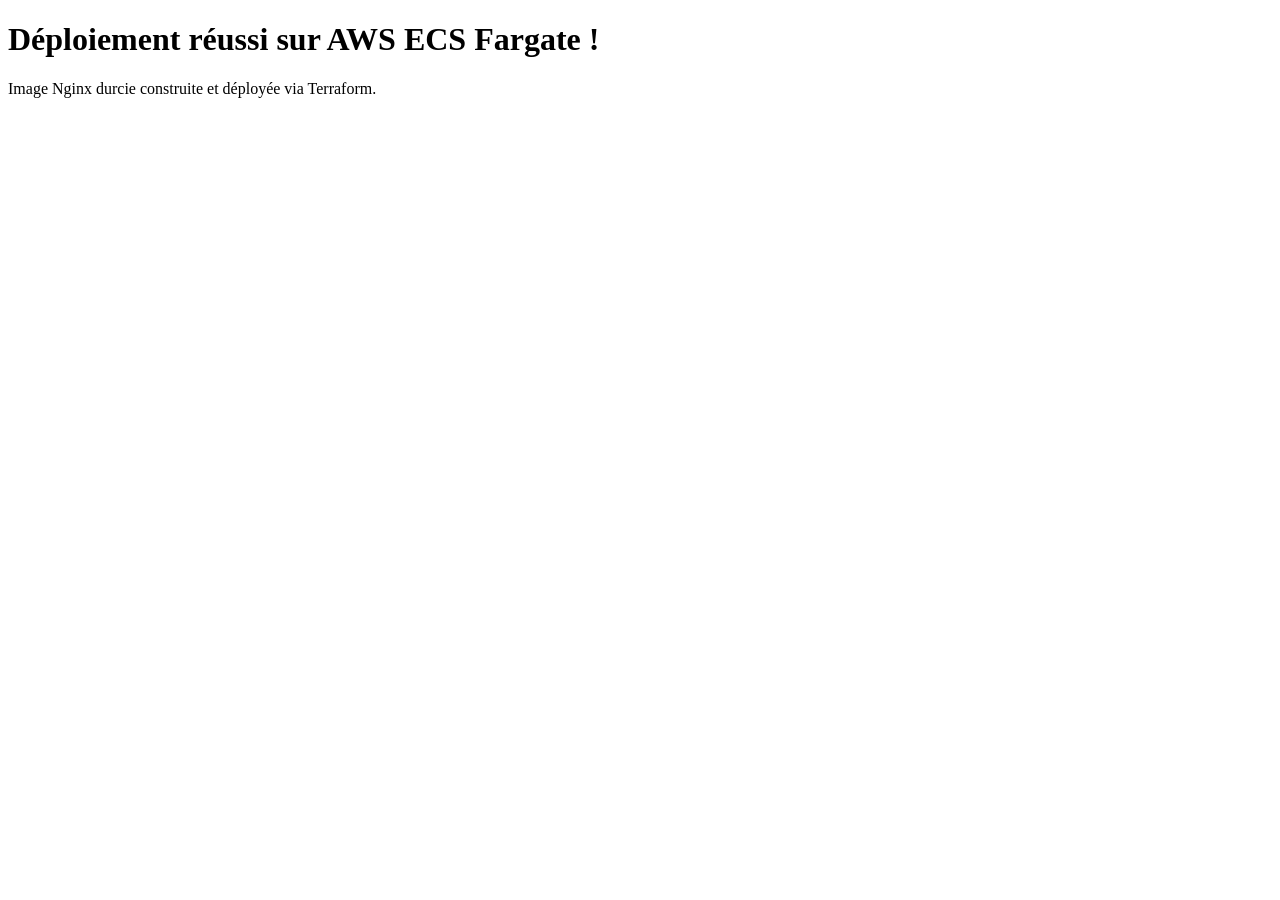
<file: app/index.html>
<!DOCTYPE html>
<html lang="fr">
<head>
    <meta charset="UTF-8">
    <title>TP2 - Docker AWS ECS Fargate</title>
</head>
<body>
    <h1>Déploiement réussi sur AWS ECS Fargate !</h1>
    <p>Image Nginx durcie construite et déployée via Terraform.</p>
</body>
</html>
</file>
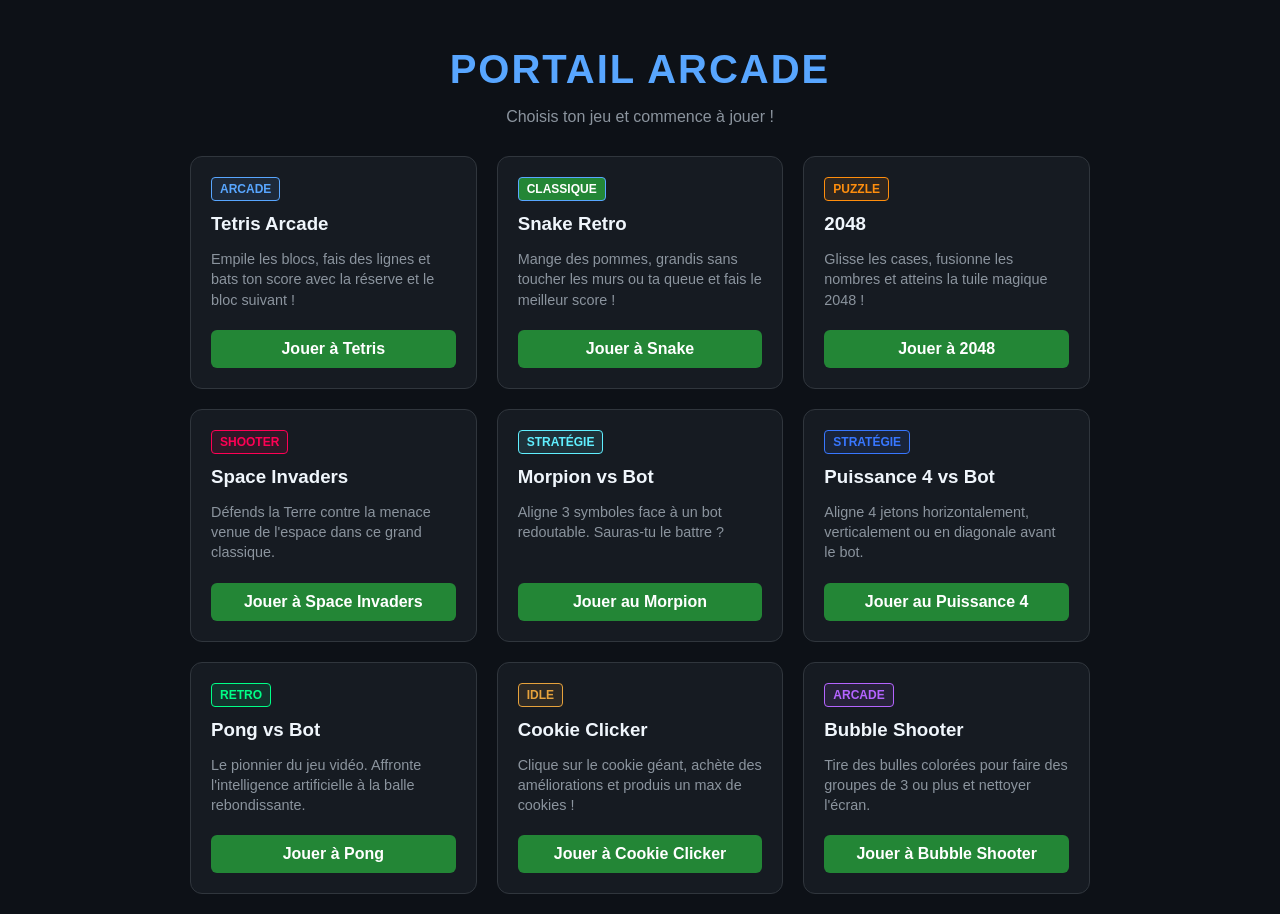
<file: files/index.html>
<!DOCTYPE html>
<html lang="fr">
<head>
    <meta charset="UTF-8">
    <title>Portail Arcade</title>
    <link rel="stylesheet" href="styles.css">
</head>
<body>

    <div class="portal-container">
        <h1>PORTAIL ARCADE</h1>
        <p class="subtitle">Choisis ton jeu et commence à jouer !</p>

        <div class="grid">
            <!-- Tetris -->
            <div class="card">
                <div>
                    <span class="badge">ARCADE</span>
                    <h3>Tetris Arcade</h3>
                    <p>Empile les blocs, fais des lignes et bats ton score avec la réserve et le bloc suivant !</p>
                </div>
                <a href="tetris.html" class="btn">Jouer à Tetris</a>
            </div>

            <!-- Snake -->
            <div class="card">
                <div>
                    <span class="badge" style="background: #238636; color: white;">CLASSIQUE</span>
                    <h3>Snake Retro</h3>
                    <p>Mange des pommes, grandis sans toucher les murs ou ta queue et fais le meilleur score !</p>
                </div>
                <a href="snake.html" class="btn">Jouer à Snake</a>
            </div>

            <!-- 2048 -->
            <div class="card">
                <div>
                    <span class="badge" style="background: rgba(255,142,13,0.1); color: #ff8e0d; border-color: #ff8e0d;">PUZZLE</span>
                    <h3>2048</h3>
                    <p>Glisse les cases, fusionne les nombres et atteins la tuile magique 2048 !</p>
                </div>
                <a href="2048.html" class="btn">Jouer à 2048</a>
            </div>

            <!-- Space Invaders -->
            <div class="card">
                <div>
                    <span class="badge" style="background: rgba(255,0,85,0.1); color: #ff0055; border-color: #ff0055;">SHOOTER</span>
                    <h3>Space Invaders</h3>
                    <p>Défends la Terre contre la menace venue de l'espace dans ce grand classique.</p>
                </div>
                <a href="spaceinvaders.html" class="btn">Jouer à Space Invaders</a>
            </div>

            <!-- Morpion -->
            <div class="card">
                <div>
                    <span class="badge" style="background: rgba(96,239,255,0.1); color: #60efff; border-color: #60efff;">STRATÉGIE</span>
                    <h3>Morpion vs Bot</h3>
                    <p>Aligne 3 symboles face à un bot redoutable. Sauras-tu le battre ?</p>
                </div>
                <a href="morpion.html" class="btn">Jouer au Morpion</a>
            </div>

            <!-- Puissance 4 -->
            <div class="card">
                <div>
                    <span class="badge" style="background: rgba(56,119,255,0.1); color: #3877ff; border-color: #3877ff;">STRATÉGIE</span>
                    <h3>Puissance 4 vs Bot</h3>
                    <p>Aligne 4 jetons horizontalement, verticalement ou en diagonale avant le bot.</p>
                </div>
                <a href="puissance4.html" class="btn">Jouer au Puissance 4</a>
            </div>

            <!-- Pong -->
            <div class="card">
                <div>
                    <span class="badge" style="background: rgba(0,255,135,0.1); color: #00ff87; border-color: #00ff87;">RETRO</span>
                    <h3>Pong vs Bot</h3>
                    <p>Le pionnier du jeu vidéo. Affronte l'intelligence artificielle à la balle rebondissante.</p>
                </div>
                <a href="pong.html" class="btn">Jouer à Pong</a>
            </div>

            <!-- Cookie Clicker -->
            <div class="card">
                <div>
                    <span class="badge" style="background: rgba(230,162,60,0.1); color: #e6a23c; border-color: #e6a23c;">IDLE</span>
                    <h3>Cookie Clicker</h3>
                    <p>Clique sur le cookie géant, achète des améliorations et produis un max de cookies !</p>
                </div>
                <a href="cookiecliker.html" class="btn">Jouer à Cookie Clicker</a>
            </div>

            <!-- Bubble Shooter -->
            <div class="card">
                <div>
                    <span class="badge" style="background: rgba(180,100,255,0.1); color: #b464ff; border-color: #b464ff;">ARCADE</span>
                    <h3>Bubble Shooter</h3>
                    <p>Tire des bulles colorées pour faire des groupes de 3 ou plus et nettoyer l'écran.</p>
                </div>
                <a href="bubleshooter.html" class="btn">Jouer à Bubble Shooter</a>
            </div>
        </div>
    </div>

</body>
</html>
</file>
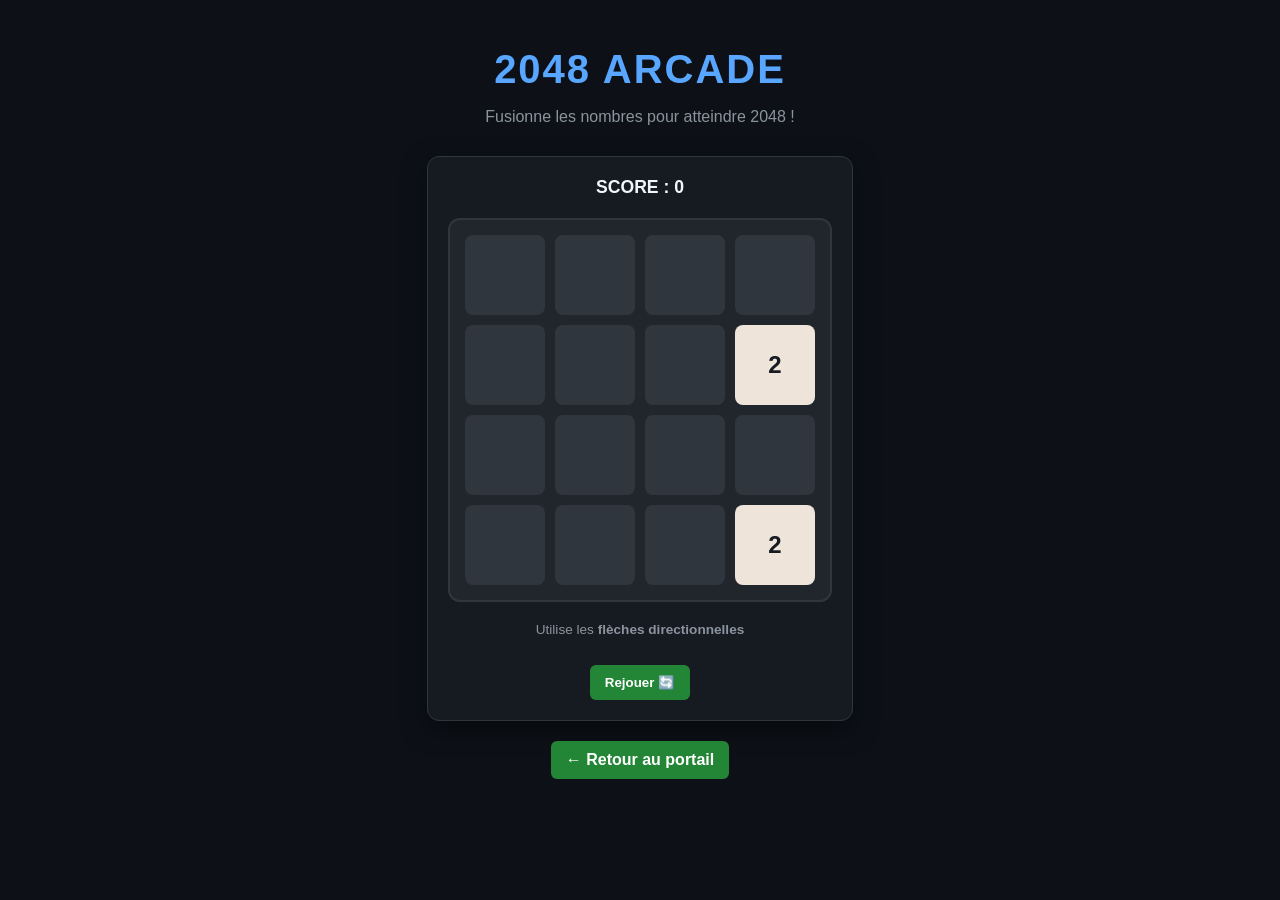
<file: files/2048.html>
<!DOCTYPE html>
<html lang="fr">
<head>
    <meta charset="UTF-8">
    <title>2048 Arcade</title>
    <link rel="stylesheet" href="styles.css">
</head>
<body>
    <div class="portal-container">
        <h1>2048 ARCADE</h1>
        <p class="subtitle">Fusionne les nombres pour atteindre 2048 !</p>
        <div class="card-game" style="max-width: 400px;">
            <div class="game-header">
                <span>SCORE : <span id="score">0</span></span>
            </div>
            <div class="grid-2048" id="grid-2048"></div>
            <p class="controls-hint">Utilise les <strong>flèches directionnelles</strong></p>
            <button onclick="createBoard()" class="btn" style="margin-top: 15px;">Rejouer 🔄</button>
        </div>
        <div style="margin-top: 20px;">
            <a href="index.html" class="btn">← Retour au portail</a>
        </div>
    </div>
    <script src="2048.js"></script>
</body>
</html>
</file>
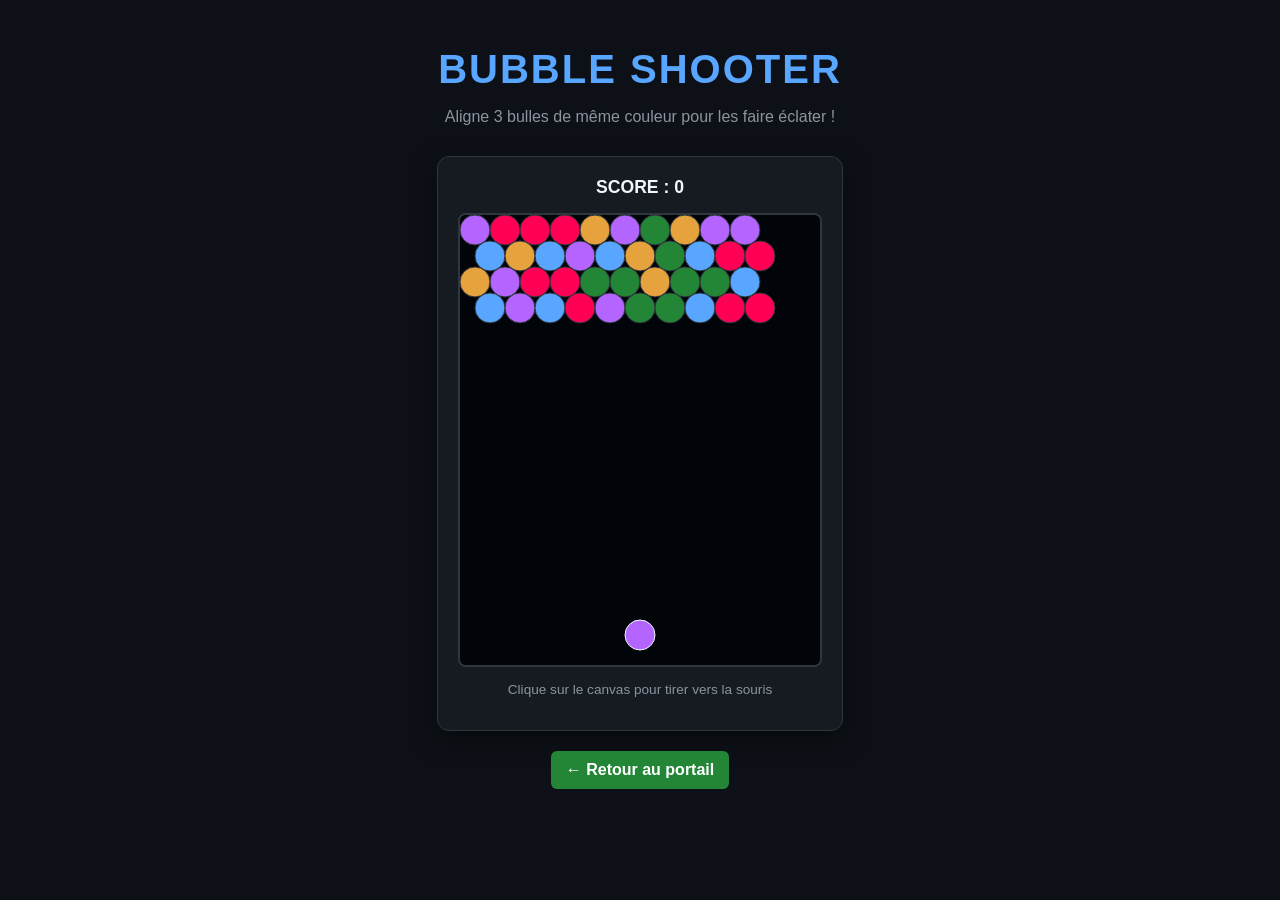
<file: files/bubleshooter.html>
<!DOCTYPE html>
<html lang="fr">
<head>
    <meta charset="UTF-8">
    <title>Bubble Shooter</title>
    <link rel="stylesheet" href="styles.css">
</head>
<body>
    <div class="portal-container bubble-container">
        <h1>BUBBLE SHOOTER</h1>
        <p class="subtitle">Aligne 3 bulles de même couleur pour les faire éclater !</p>
        <div class="card-game">
            <div class="game-header">
                <span>SCORE : <span id="score">0</span></span>
            </div>
            <canvas id="bubbleCanvas" width="360" height="450"></canvas>
            <p class="controls-hint">Clique sur le canvas pour tirer vers la souris</p>
            <button id="restartBtn" class="btn hidden" style="margin-top: 15px;">Rejouer 🔄</button>
        </div>
        <div style="margin-top: 20px;">
            <a href="index.html" class="btn">← Retour au portail</a>
        </div>
    </div>
    <script src="bubleshooter.js"></script>
</body>
</html>
</file>
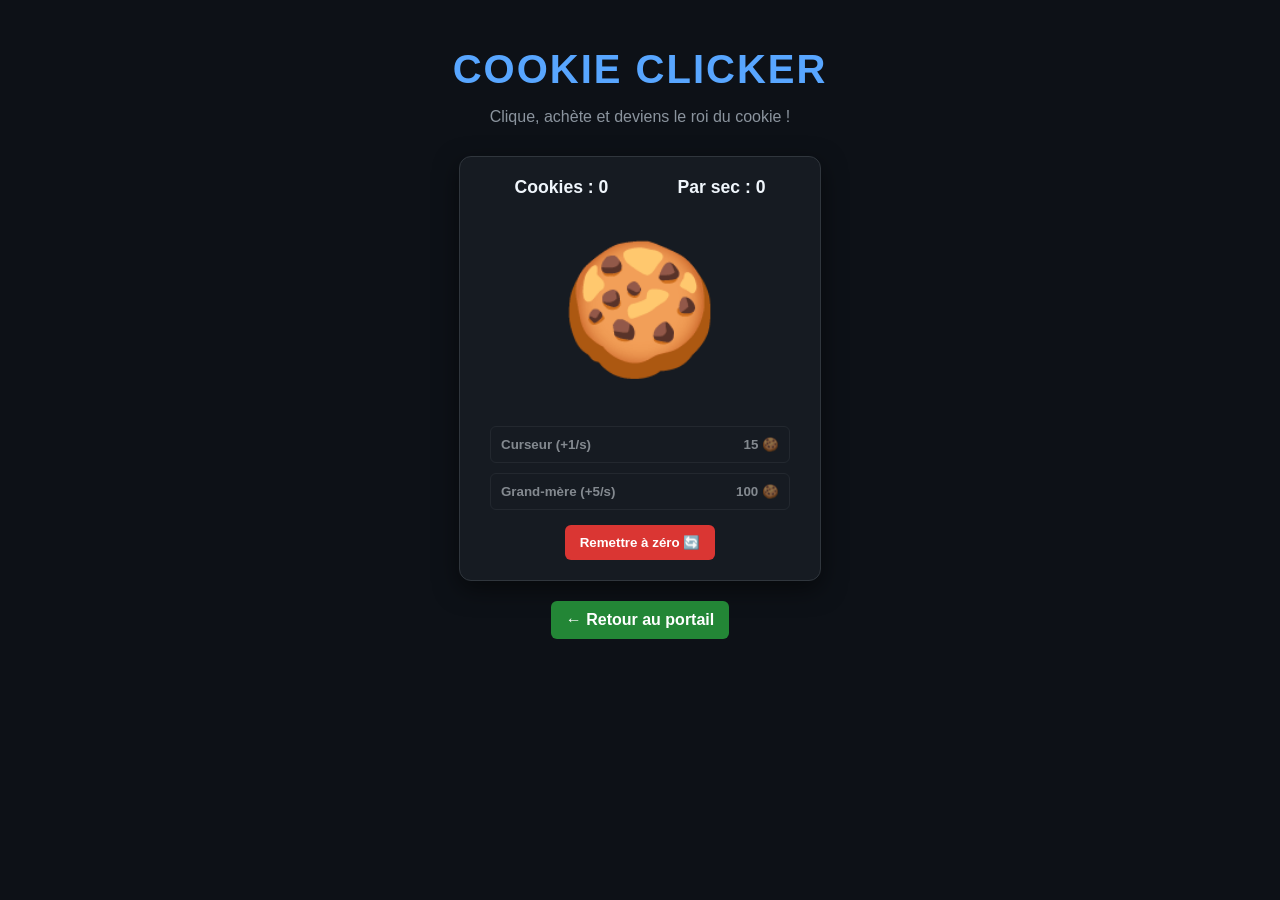
<file: files/cookiecliker.html>
<!DOCTYPE html>
<html lang="fr">
<head>
    <meta charset="UTF-8">
    <title>Cookie Clicker</title>
    <link rel="stylesheet" href="styles.css">
</head>
<body>
    <div class="portal-container cookie-container">
        <h1>COOKIE CLICKER</h1>
        <p class="subtitle">Clique, achète et deviens le roi du cookie !</p>
        <div class="card-game" style="min-width: 320px;">
            <div class="game-header">
                <span>Cookies : <span id="score">0</span></span>
                <span>Par sec : <span id="cps">0</span></span>
            </div>

            <button id="cookieBtn" class="cookie-btn">🍪</button>

            <div class="shop-container">
                <button id="buyCursor" class="shop-btn" onclick="buyCursor()">
                    <span>Curseur (+1/s)</span>
                    <span id="cursorCost">15 🍪</span>
                </button>
                <button id="buyGrandma" class="shop-btn" onclick="buyGrandma()">
                    <span>Grand-mère (+5/s)</span>
                    <span id="grandmaCost">100 🍪</span>
                </button>
            </div>

            <button onclick="resetGame()" class="btn" style="margin-top: 15px; background-color: #da3633;">Remettre à zéro 🔄</button>
        </div>
        <div style="margin-top: 20px;">
            <a href="index.html" class="btn">← Retour au portail</a>
        </div>
    </div>
    <script src="cookiecliker.js"></script>
</body>
</html>
</file>
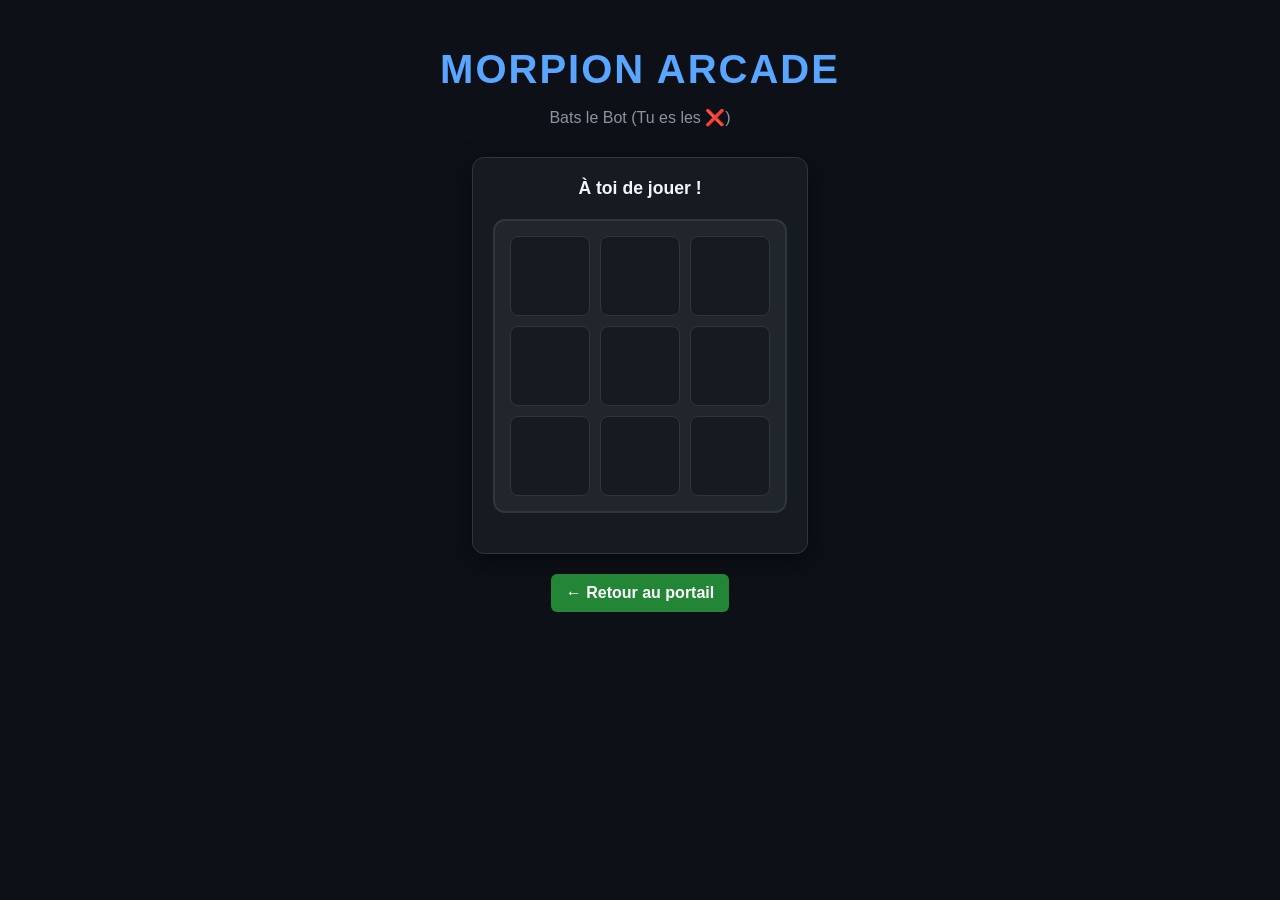
<file: files/morpion.html>
<!DOCTYPE html>
<html lang="fr">
<head>
    <meta charset="UTF-8">
    <title>Morpion Arcade</title>
    <link rel="stylesheet" href="styles.css">
</head>
<body>
    <div class="portal-container">
        <h1>MORPION ARCADE</h1>
        <p class="subtitle">Bats le Bot (Tu es les ❌)</p>
        <div class="card-game">
            <div class="game-header"><span id="status">À toi de jouer !</span></div>
            <div class="morpion-grid" id="morpionGrid">
                <div class="morpion-cell" data-index="0"></div>
                <div class="morpion-cell" data-index="1"></div>
                <div class="morpion-cell" data-index="2"></div>
                <div class="morpion-cell" data-index="3"></div>
                <div class="morpion-cell" data-index="4"></div>
                <div class="morpion-cell" data-index="5"></div>
                <div class="morpion-cell" data-index="6"></div>
                <div class="morpion-cell" data-index="7"></div>
                <div class="morpion-cell" data-index="8"></div>
            </div>
            <button id="restartMorpion" class="btn hidden">Recommencer 🔄</button>
        </div>
        <div style="margin-top: 20px;">
            <a href="index.html" class="btn">← Retour au portail</a>
        </div>
    </div>
    <script src="morpion.js"></script>
</body>
</html>
</file>
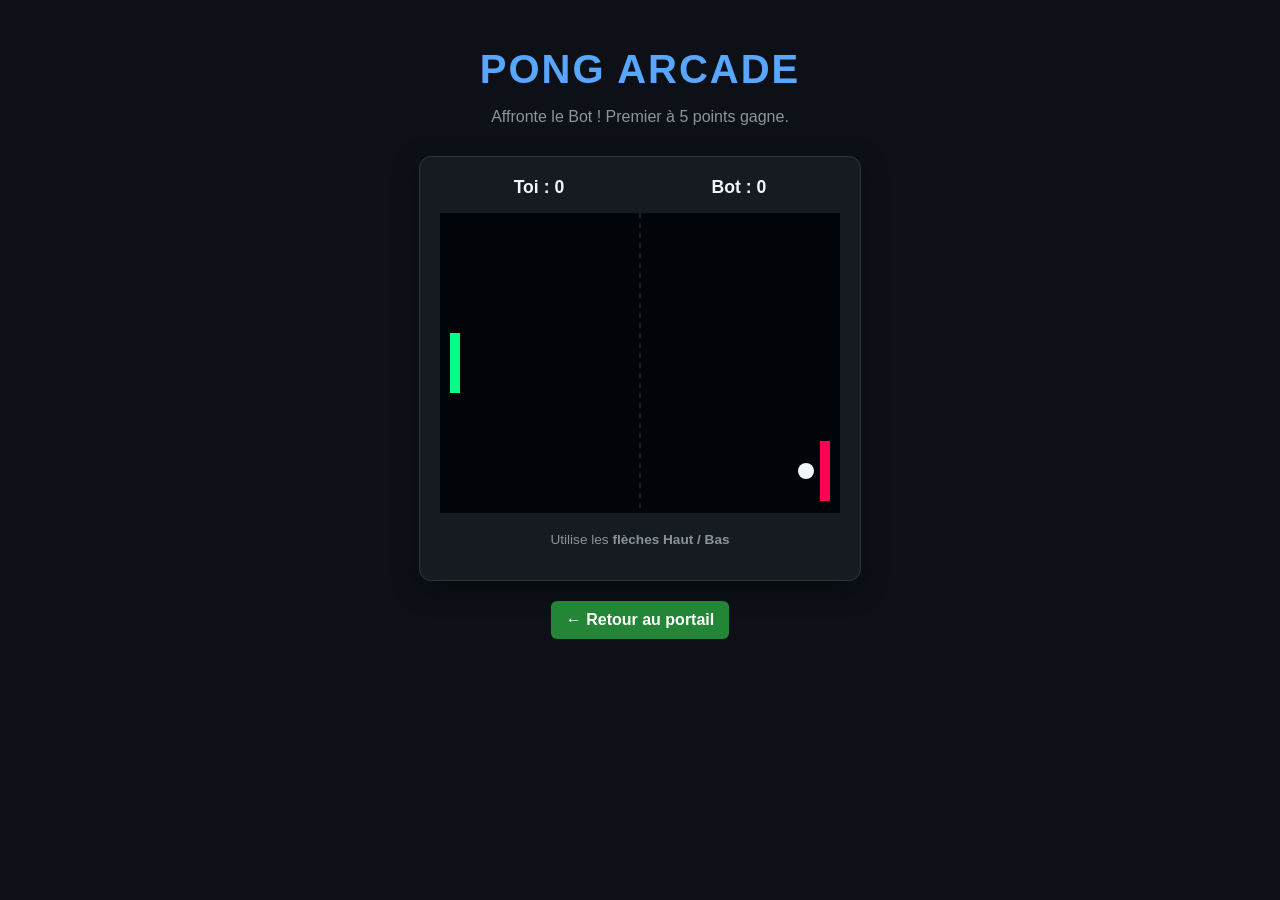
<file: files/pong.html>
<!DOCTYPE html>
<html lang="fr">
<head>
    <meta charset="UTF-8">
    <title>Pong Arcade</title>
    <link rel="stylesheet" href="styles.css">
</head>
<body>
    <div class="portal-container">
        <h1>PONG ARCADE</h1>
        <p class="subtitle">Affronte le Bot ! Premier à 5 points gagne.</p>
        <div class="card-game">
            <div class="game-header">
                <span>Toi : <span id="playerScore">0</span></span>
                <span>Bot : <span id="botScore">0</span></span>
            </div>
            <canvas id="pongCanvas" width="400" height="300"></canvas>
            <p class="controls-hint">Utilise les <strong>flèches Haut / Bas</strong></p>
            <button id="pongRestart" class="btn hidden" style="margin-top: 15px;">Rejouer 🔄</button>
        </div>
        <div style="margin-top: 20px;">
            <a href="index.html" class="btn">← Retour au portail</a>
        </div>
    </div>
    <script src="pong.js"></script>
</body>
</html>
</file>
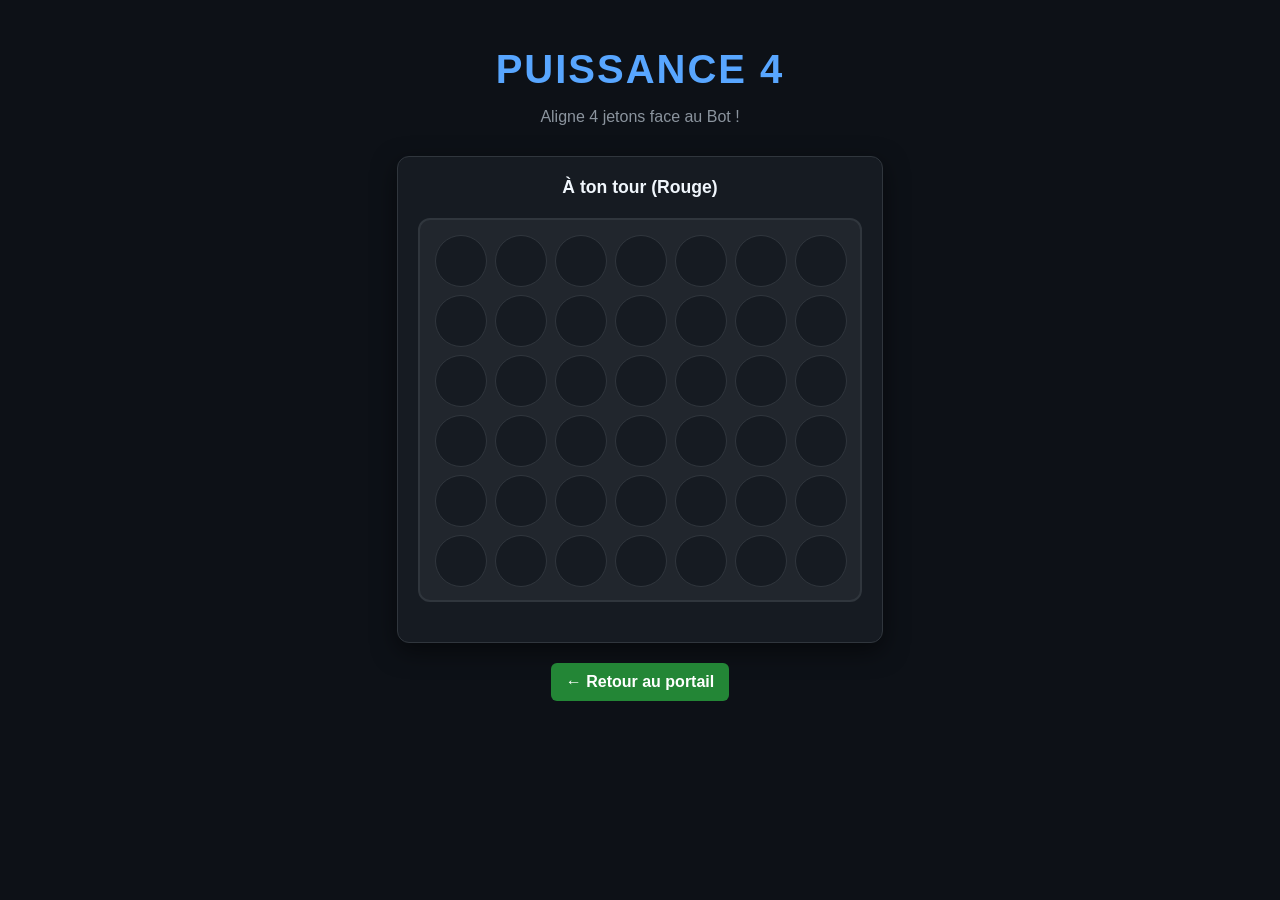
<file: files/puissance4.html>
<!DOCTYPE html>
<html lang="fr">
<head>
    <meta charset="UTF-8">
    <title>Puissance 4 Arcade</title>
    <link rel="stylesheet" href="styles.css">
</head>
<body>
    <div class="portal-container">
        <h1>PUISSANCE 4</h1>
        <p class="subtitle">Aligne 4 jetons face au Bot !</p>
        <div class="card-game" style="max-width: 500px;">
            <div class="game-header"><span id="p4-status">À ton tour (Rouge)</span></div>
            <div class="p4-grid" id="p4Grid"></div>
            <button id="p4Restart" class="btn hidden" style="margin-top: 15px;">Recommencer 🔄</button>
        </div>
        <div style="margin-top: 20px;">
            <a href="index.html" class="btn">← Retour au portail</a>
        </div>
    </div>
    <script src="puissance4.js"></script>
</body>
</html>
</file>
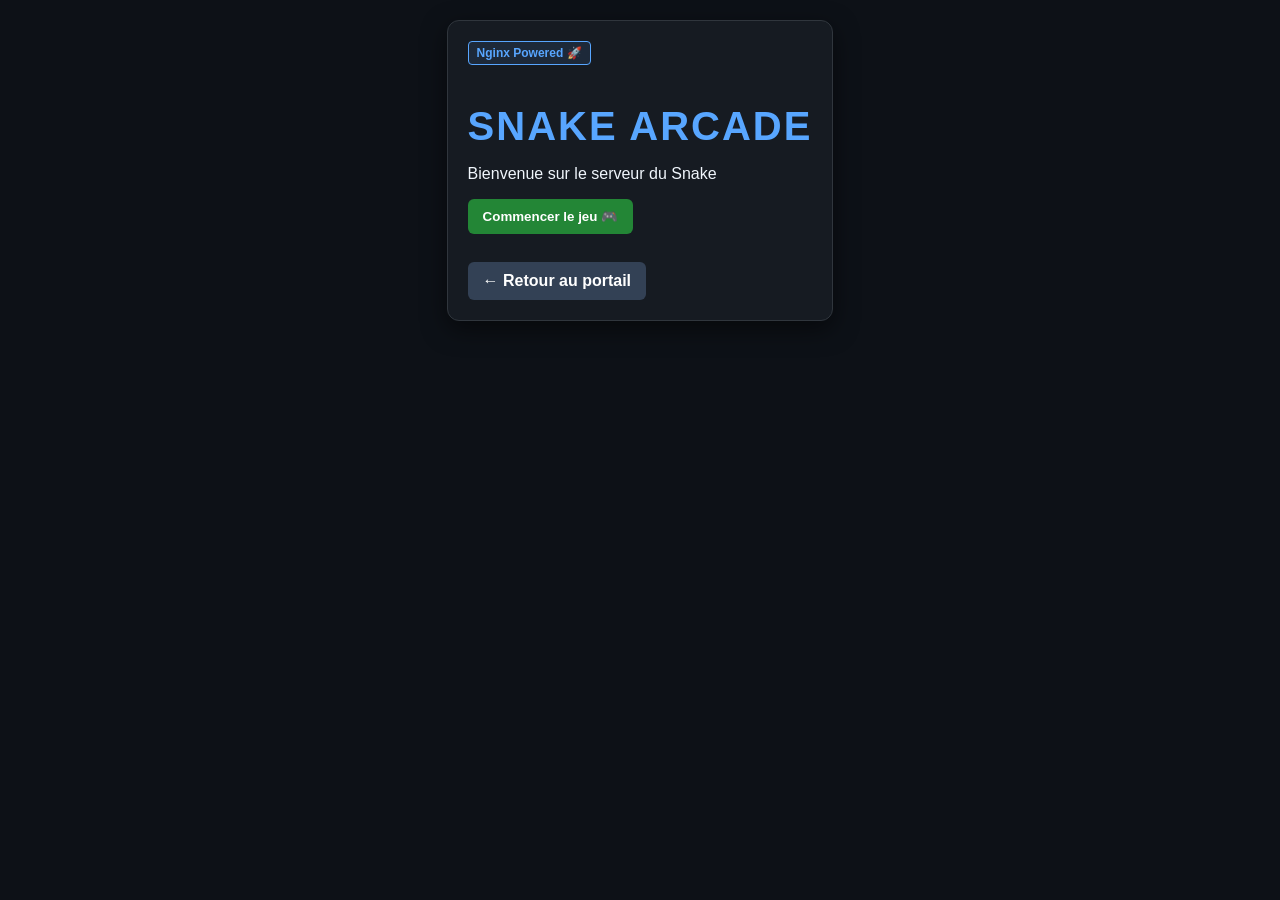
<file: files/snake.html>
<!DOCTYPE html>
<html lang="fr">
<head>
    <meta charset="UTF-8">
    <meta name="viewport" content="width=device-width, initial-scale=1.0">
    <title>Arcade Zone - Snake Nginx Edition</title>
    <link rel="stylesheet" href="styles.css">
</head>
<body>
    <div class="container">
        <!-- Écran d'accueil -->
        <div id="welcome-screen" class="card-game">
            <div class="badge">Nginx Powered 🚀</div>
            <h1>SNAKE ARCADE</h1>
            <p>Bienvenue sur le serveur du Snake</p>
            <button id="start-btn" class="btn">Commencer le jeu 🎮</button>
            <br><br>
            <a href="index.html" class="btn" style="background: #334155; color: #fff; text-decoration: none; display:inline-block; margin-top:10px;">← Retour au portail</a>
        </div>

        <!-- Zone du Jeu (masquée au début) -->
        <div id="game-screen" class="card-game hidden">
            <div class="game-header">
                <div class="score-board">Score: <span id="score">0</span></div>
                <div class="score-board">Best: <span id="high-score">0</span></div>
            </div>

            <canvas id="snakeCanvas" width="400" height="400"></canvas>

            <p class="controls-hint">Utilise les <strong>flèches du clavier</strong> pour te déplacer</p>
            <button id="restart-btn" class="btn hidden">Recommencer 🔄</button>
            <br>
            <a href="index.html" class="btn" style="background: #334155; color: #fff; text-decoration: none; display:inline-block; margin-top:15px;">← Retour au portail</a>
        </div>
    </div>

    <script src="snake.js"></script>
</body>
</html>
</file>
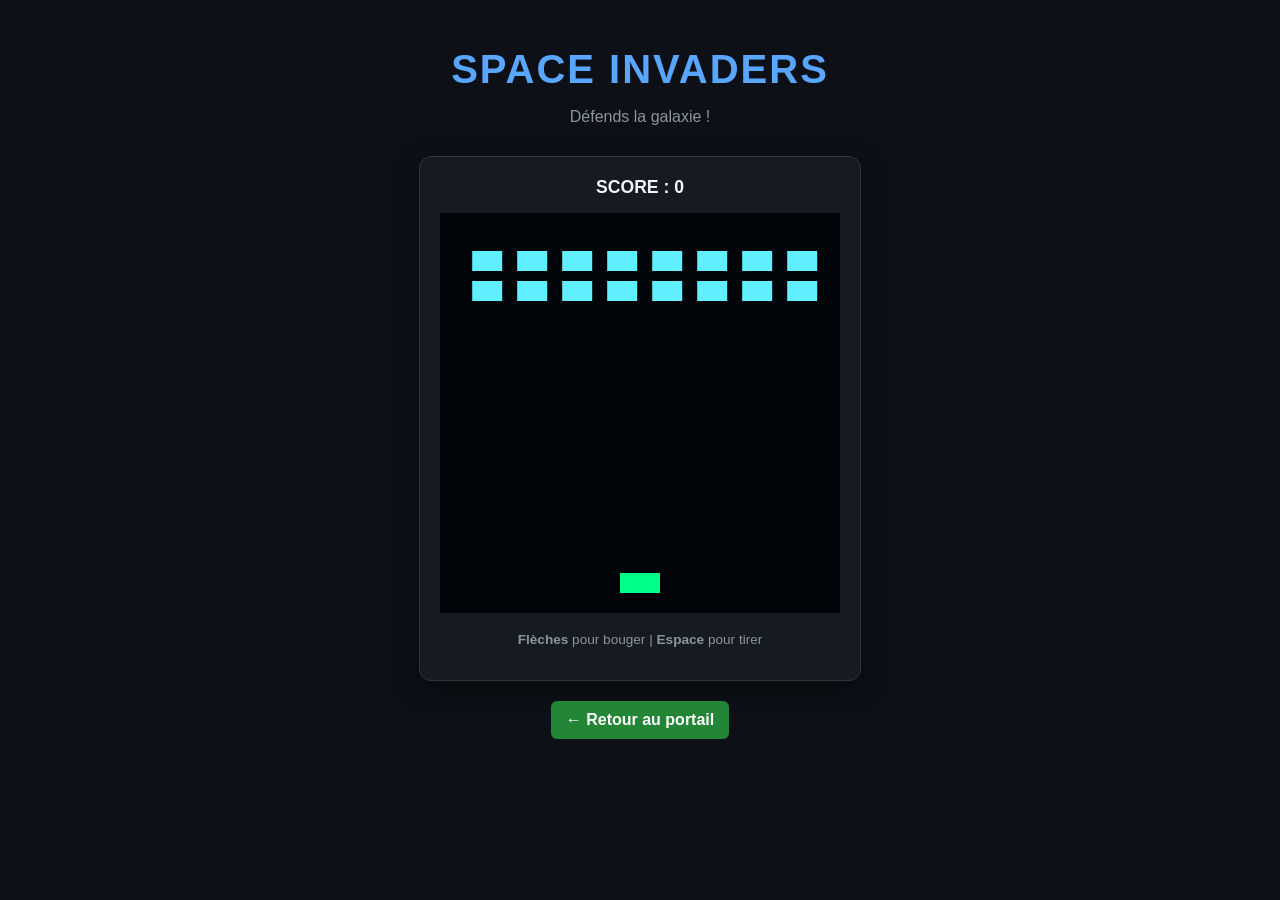
<file: files/spaceinvaders.html>
<!DOCTYPE html>
<html lang="fr">
<head>
    <meta charset="UTF-8">
    <title>Space Invaders Arcade</title>
    <link rel="stylesheet" href="styles.css">
</head>
<body>
    <div class="portal-container">
        <h1>SPACE INVADERS</h1>
        <p class="subtitle">Défends la galaxie !</p>
        <div class="card-game">
            <div class="game-header">
                <span>SCORE : <span id="score">0</span></span>
            </div>
            <canvas id="invadersCanvas" width="400" height="400"></canvas>
            <p class="controls-hint"><strong>Flèches</strong> pour bouger | <strong>Espace</strong> pour tirer</p>
            <button id="restartBtn" class="btn hidden" style="margin-top: 15px;">Rejouer 🔄</button>
        </div>
        <div style="margin-top: 20px;">
            <a href="index.html" class="btn">← Retour au portail</a>
        </div>
    </div>
    <script src="spaceinvaders.js"></script>
</body>
</html>
</file>
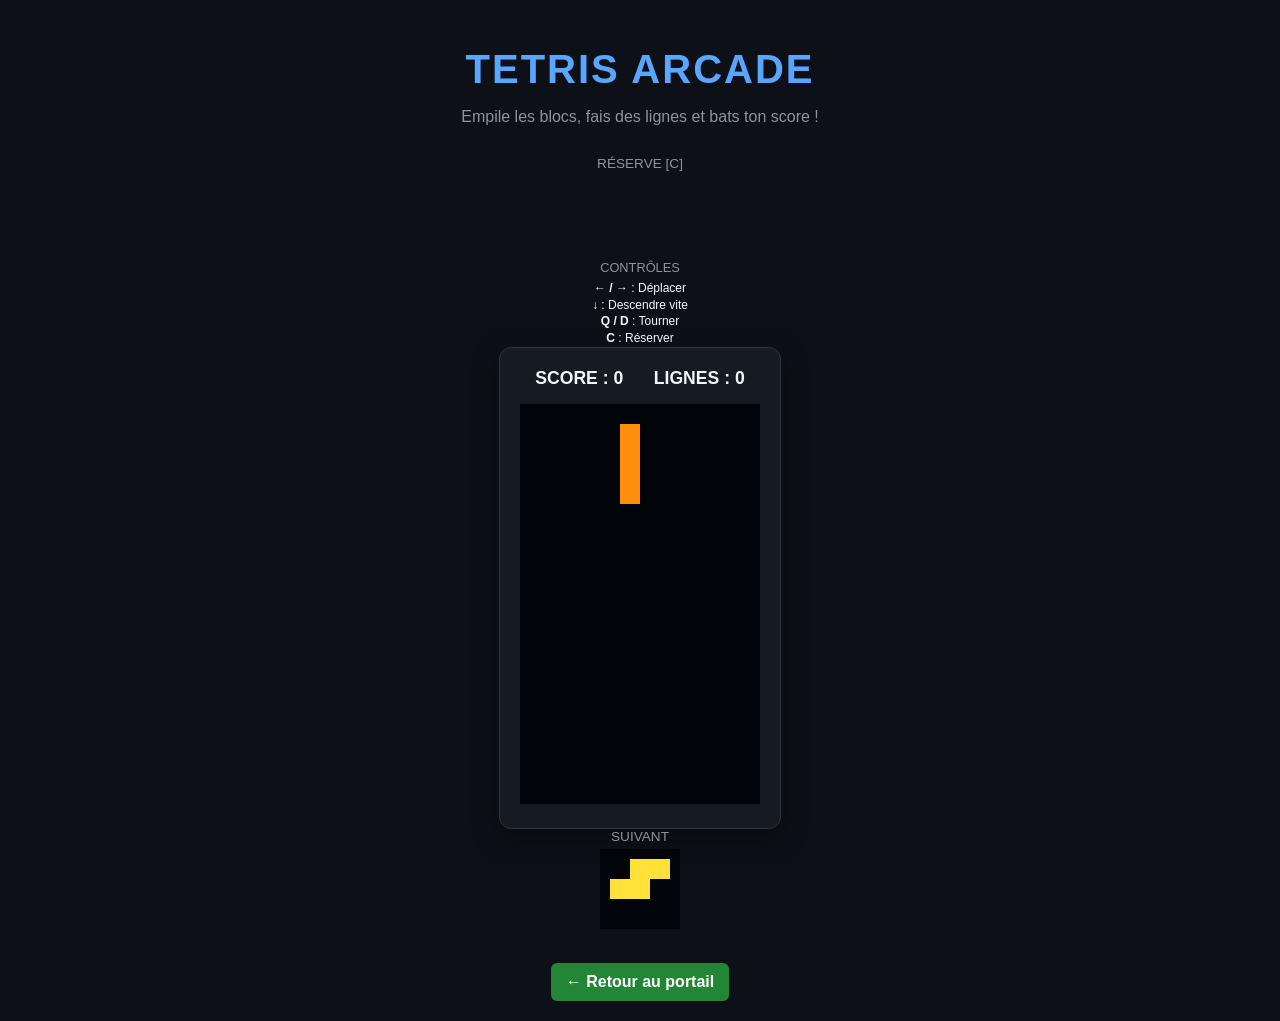
<file: files/tetris.html>
<!DOCTYPE html>
<html lang="fr">
<head>
    <meta charset="UTF-8">
    <title>Tetris Arcade</title>
    <link rel="stylesheet" href="styles.css">
</head>
<body>

    <div class="portal-container">
        <h1>TETRIS ARCADE</h1>
        <p class="subtitle">Empile les blocs, fais des lignes et bats ton score !</p>

        <div class="tetris-layout">
            <!-- Panneau gauche : Réserve (Hold) et Contrôles -->
            <div class="side-panel">
                <div class="score-board" style="text-align: center;">
                    <div style="font-size: 0.85rem; color: #8b949e; margin-bottom: 5px;">RÉSERVE [C]</div>
                    <canvas id="holdCanvas" width="80" height="80" class="mini-board"></canvas>
                </div>
                <div class="score-board">
                    <div style="font-size: 0.8rem; color: #8b949e;">CONTRÔLES</div>
                    <div style="font-size: 0.75rem; margin-top: 5px; line-height: 1.4;">
                        <b>← / →</b> : Déplacer<br>
                        <b>↓</b> : Descendre vite<br>
                        <b>Q / D</b> : Tourner<br>
                        <b>C</b> : Réserver
                    </div>
                </div>
            </div>

            <!-- Plateau principal du jeu -->
            <div class="card-game">
                <div class="game-header">
                    <span>SCORE : <span id="score">0</span></span>
                    <span>LIGNES : <span id="lines">0</span></span>
                </div>
                <canvas id="tetris" width="240" height="400"></canvas>
            </div>

            <!-- Panneau droit : Prochain bloc -->
            <div class="side-panel">
                <div class="score-board" style="text-align: center;">
                    <div style="font-size: 0.85rem; color: #8b949e; margin-bottom: 5px;">SUIVANT</div>
                    <canvas id="nextCanvas" width="80" height="80" class="mini-board"></canvas>
                </div>
            </div>
        </div>

        <div style="margin-top: 30px;">
            <!-- Redirige correctement vers la page d'accueil du portail -->
            <a href="index.html" class="btn">← Retour au portail</a>
        </div>
    </div>

    <!-- Script du jeu -->
    <script src="tetris.js"></script>
</body>
</html>
</file>
<file: files/styles.css>
:root {
    --bg-color: #0d1117;
    --card-bg: #161b22;
    --text-color: #f0f6fc;
    --text-secondary: #8b949e;
    --accent-color: #58a6ff;
    --border-color: #30363d;
}

body {
    font-family: 'Segoe UI', Tahoma, Geneva, Verdana, sans-serif;
    background-color: var(--bg-color);
    color: var(--text-color);
    margin: 0;
    padding: 20px;
    display: flex;
    justify-content: center;
}

.portal-container {
    max-width: 900px;
    width: 100%;
    text-align: center;
}

h1 {
    font-size: 2.5rem;
    margin-bottom: 5px;
    color: var(--accent-color);
    letter-spacing: 2px;
}

.subtitle {
    color: var(--text-secondary);
    margin-bottom: 30px;
}

.grid {
    display: grid;
    grid-template-columns: repeat(auto-fit, minmax(260px, 1fr));
    gap: 20px;
    text-align: left;
}

.card {
    background-color: var(--card-bg);
    border: 1px solid var(--border-color);
    border-radius: 12px;
    padding: 20px;
    display: flex;
    flex-direction: column;
    justify-content: space-between;
    transition: transform 0.2s, border-color 0.2s;
}

.card:hover {
    transform: translateY(-4px);
    border-color: var(--accent-color);
}

.card h3 {
    margin-top: 0;
    margin-bottom: 10px;
}

.card p {
    color: var(--text-secondary);
    font-size: 0.90rem;
    margin-bottom: 20px;
    line-height: 1.4;
}

.badge {
    display: inline-block;
    padding: 4px 8px;
    font-size: 0.75rem;
    font-weight: bold;
    border-radius: 4px;
    background: rgba(88, 166, 255, 0.1);
    color: var(--accent-color);
    border: 1px solid var(--accent-color);
    margin-bottom: 12px;
}

.btn {
    display: inline-block;
    background-color: #238636;
    color: white;
    text-decoration: none;
    text-align: center;
    padding: 10px 15px;
    border-radius: 6px;
    font-weight: bold;
    border: none;
    cursor: pointer;
    transition: background-color 0.2s;
}

.btn:hover {
    background-color: #2ea043;
}

/* Styles communs pour les pages de jeux */
.card-game {
    background-color: var(--card-bg);
    border: 1px solid var(--border-color);
    border-radius: 12px;
    padding: 20px;
    margin: 0 auto;
    width: fit-content;
    box-shadow: 0 8px 24px rgba(0,0,0,0.5);
}

.game-header {
    display: flex;
    justify-content: space-around;
    font-weight: bold;
    margin-bottom: 15px;
    font-size: 1.1rem;
}

.controls-hint {
    color: var(--text-secondary);
    font-size: 0.85rem;
    margin-top: 15px;
}

.hidden {
    display: none !important;
}

/* Grilles additionnelles (Morpion, Puissance 4, 2048) */
.morpion-grid, .p4-grid {
    display: grid;
    gap: 10px;
    background-color: #21262d;
    padding: 15px;
    border-radius: 12px;
    border: 2px solid var(--border-color);
    margin: 20px auto;
    width: fit-content;
}

.morpion-grid {
    grid-template-columns: repeat(3, 80px);
    grid-template-rows: repeat(3, 80px);
}

.morpion-cell, .p4-cell {
    background-color: var(--card-bg);
    border: 1px solid var(--border-color);
    border-radius: 8px;
    font-size: 2.5rem;
    font-weight: bold;
    display: flex;
    align-items: center;
    justify-content: center;
    cursor: pointer;
    transition: background 0.2s, transform 0.1s;
    color: var(--text-color);
}

.morpion-cell:hover, .p4-cell:hover {
    background-color: #30363d;
    transform: scale(1.03);
}

.p4-grid {
    grid-template-columns: repeat(7, 50px);
    grid-template-rows: repeat(6, 50px);
}

.p4-cell {
    border-radius: 50%;
    width: 50px;
    height: 50px;
    font-size: 0;
}

.grid-2048 {
    display: grid;
    grid-template-columns: repeat(4, 80px);
    grid-template-rows: repeat(4, 80px);
    gap: 10px;
    background-color: #21262d;
    padding: 15px;
    border-radius: 12px;
    border: 2px solid var(--border-color);
    margin: 20px auto;
    width: fit-content;
}

.tile-2048 {
    width: 80px;
    height: 80px;
    background-color: #30363d;
    border-radius: 8px;
    display: flex;
    align-items: center;
    justify-content: center;
    font-size: 1.5rem;
    font-weight: bold;
    color: var(--text-color);
}

/* --- Styles additionnels pour Cookie Clicker et Bubble Shooter --- */
.cookie-container, .bubble-container {
    text-align: center;
}

.cookie-btn {
    background: none;
    border: none;
    cursor: pointer;
    font-size: 8rem;
    transition: transform 0.1s ease;
    margin: 20px 0;
    outline: none;
}

.cookie-btn:active {
    transform: scale(0.9);
}

.shop-container {
    margin-top: 20px;
    display: flex;
    flex-direction: column;
    gap: 10px;
    max-width: 300px;
    margin-left: auto;
    margin-right: auto;
}

.shop-btn {
    background-color: var(--card-bg);
    border: 1px solid var(--border-color);
    color: var(--text-color);
    padding: 10px;
    border-radius: 6px;
    cursor: pointer;
    font-weight: bold;
    display: flex;
    justify-content: space-between;
    transition: background 0.2s;
}

.shop-btn:hover {
    background-color: #30363d;
}

.shop-btn:disabled {
    opacity: 0.5;
    cursor: not-allowed;
}

#bubbleCanvas {
    background-color: #010409;
    border: 2px solid var(--border-color);
    border-radius: 8px;
    display: block;
    margin: 0 auto;
}
</file>
